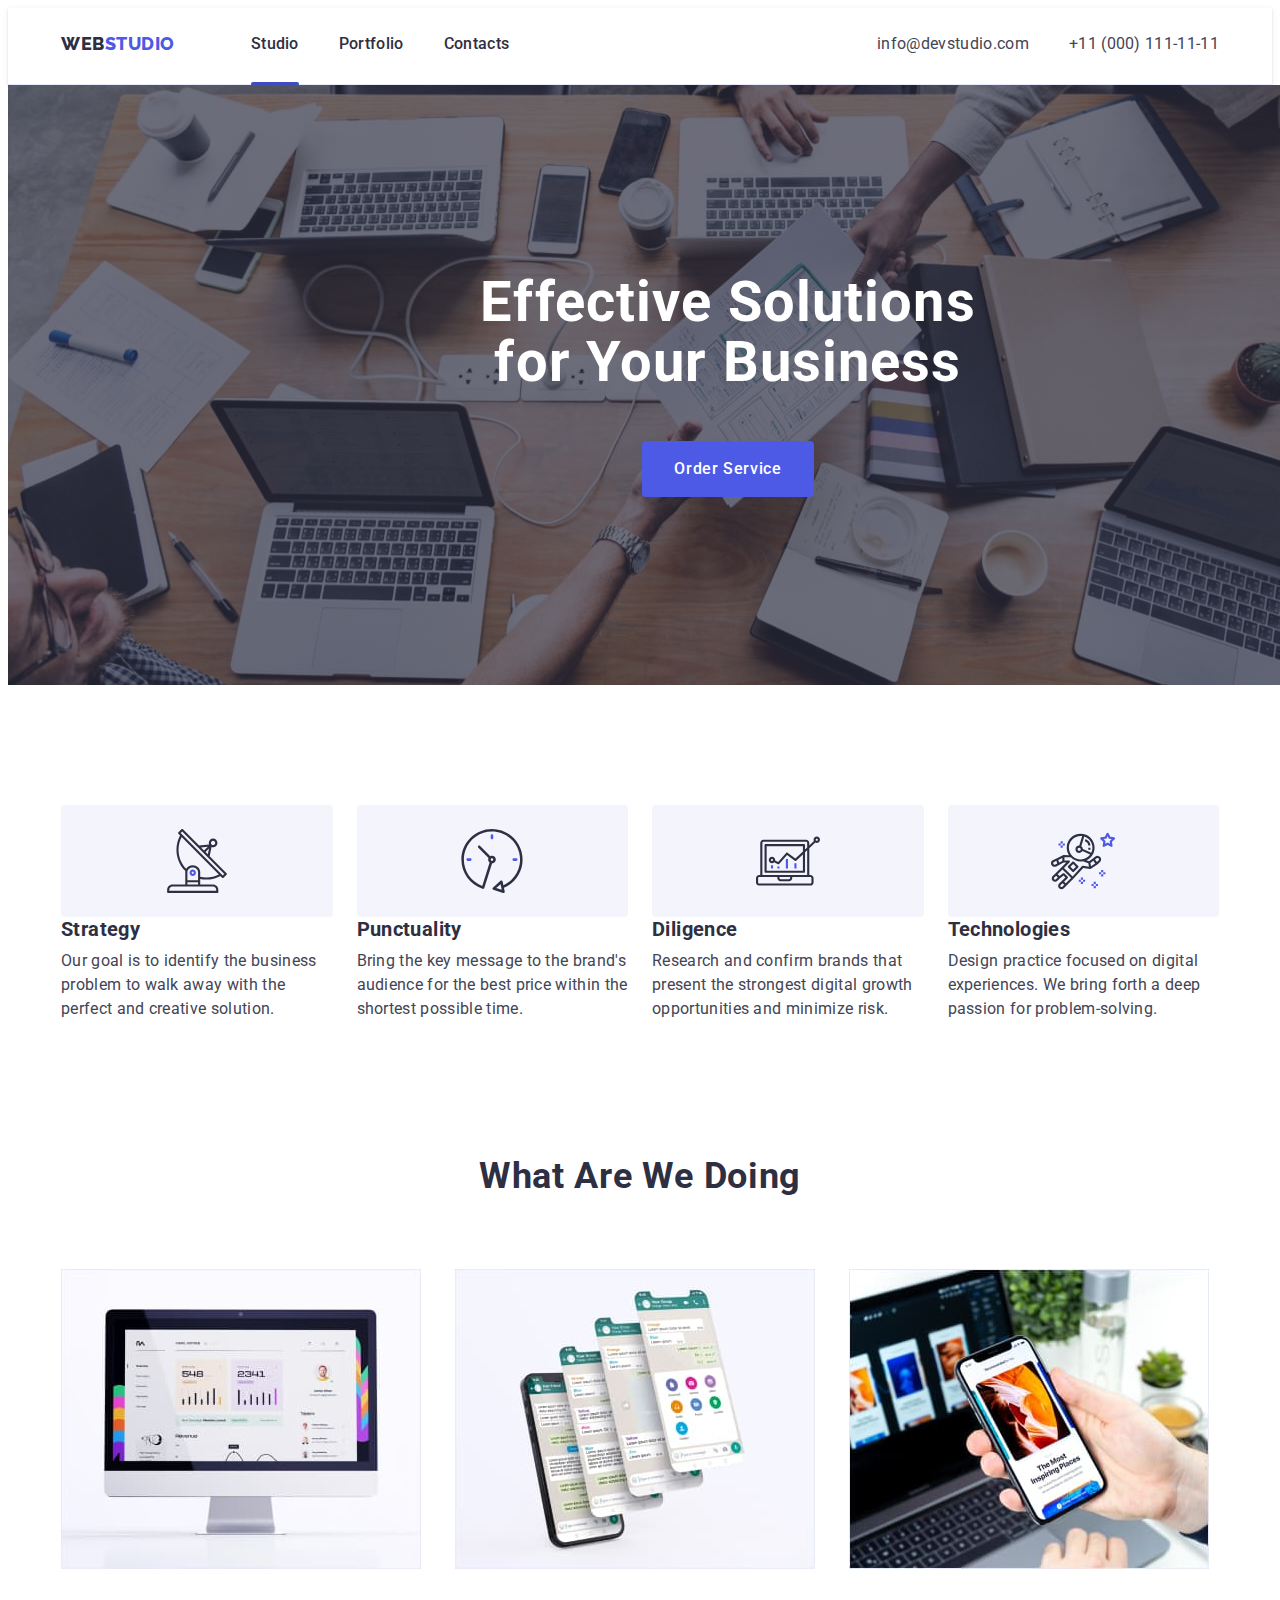
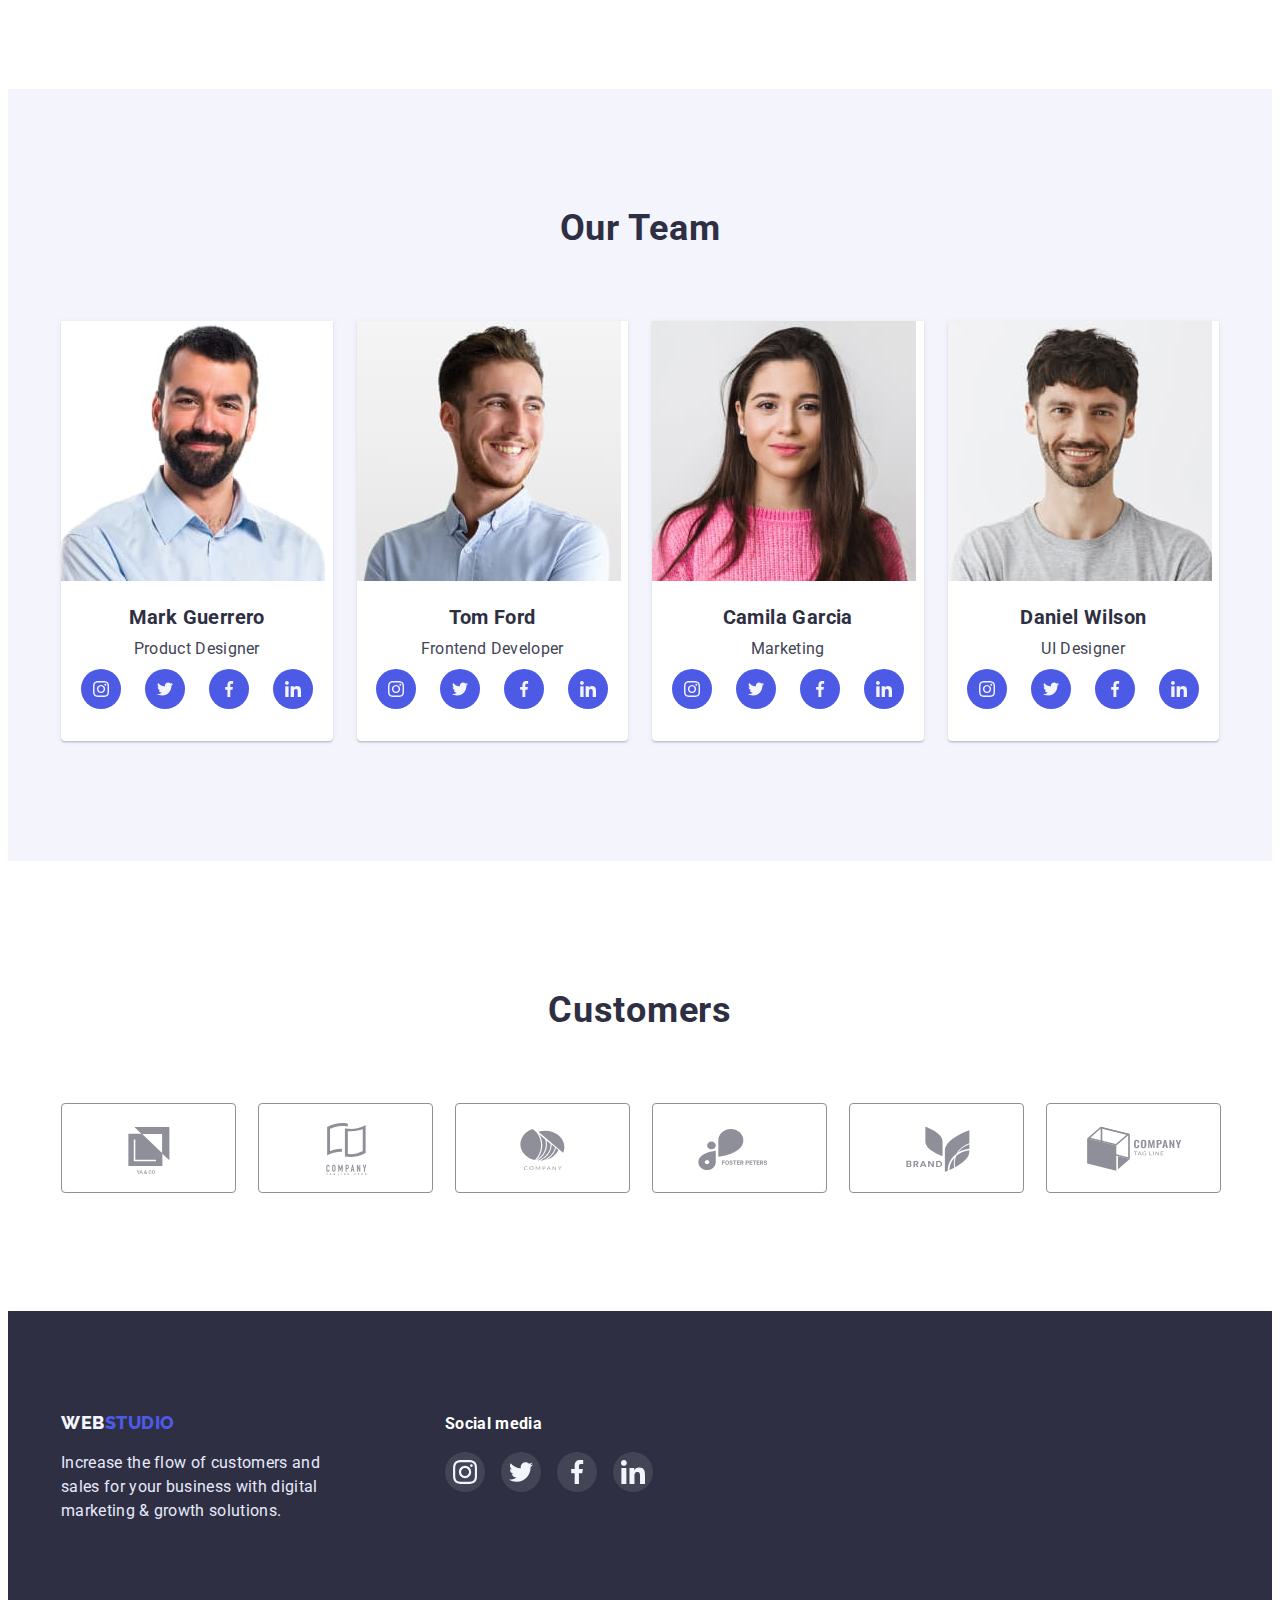
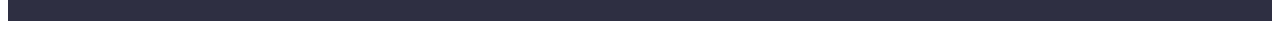
<file: index.html>
<!DOCTYPE html>
<html lang="en">
<head>
    <meta charset="UTF-8">
    <meta http-equiv="X-UA-Compatible" content="IE=edge">
    <meta name="viewport" content="width=device-width, initial-scale=1.0">
    <title>Webstudio</title>
    <link rel="preconnect" href="https://fonts.googleapis.com"><link rel="preconnect" href="https://fonts.gstatic.com" crossorigin>
    <link href="https://fonts.googleapis.com/css2?family=Raleway:wght@800&family=Roboto:wght@400;500;700;900&display=swap" rel="stylesheet">
    <link rel="stylesheet" href="https://cdnjs.cloudflare.com/ajax/libs/modern-normalize/1.1.0/modern-normalize.min.css" 
    integrity="sha512-wpPYUAdjBVSE4KJnH1VR1HeZfpl1ub8YT/NKx4PuQ5NmX2tKuGu6U/JRp5y+Y8XG2tV+wKQpNHVUX03MfMFn9Q==" 
    crossorigin="anonymous" 
    referrerpolicy="no-referrer" />
    <link href="css/styles.css" rel="stylesheet"/>
</head>
<body>
    <header class="header">
        <div class="container header-container">
        <nav class="header-navigation">
        <a class="logo link logotype" href="./index.html" >Web<span class="logo-web logotype">Studio</span></a>
            <ul class="header-list list">
                <li class="header-item"><a href="./index.html" class="header-link link current">Studio</a></li>
                <li class="header-item"><a href="./portfolio.html"class="header-link link ">Portfolio</a></li>
                <li class="header-item"><a href=""class="header-link link ">Contacts</a></li>
            </ul>
        </nav>
        <address class="address">
<ul class="address-list list">
    <li class="address-item-mail"><a href="mailto:info@devstudio.com" class="header-mail link">info@devstudio.com</a></li>
    <li class="address-item-tel"><a href="tel:+110001111111" class="header-tel link">+11 (000) 111-11-11</a></li>
</ul>
        </address>
        </div>
        </header>
        <main>
        <section class="hero">
            <div class="container hero-container">
            <h1 class="hero-title">Effective Solutions <br/> for Your Business</h1>
            <button type="button" data-modal-open class="hero-btn">Order Service</button>
            </div>
        </section>
        <section class="feature">
            <div class="container feature-container">
            <h2 class="visually-hidden">Our Features</h2>
            <ul class="feature-list list">
                <li class="feature-item">
                    <div class="feature-item-link link">
                        <svg class="feature-list-icon" width="64" height="64"><use href="./images/symbol-defs.svg#icon-antenna"></use></svg></div>
                    <h3 class="feature-item-title">Strategy</h3>
                    <p class="feature-item-text">Our goal is to identify the business problem to walk away with the perfect and creative solution.</p>
                </li>
                <li class="feature-item">
                    <div class="feature-item-link link">
                        <svg class="feature-list-icon" width="64" height="64"><use href="./images/symbol-defs.svg#icon-clock"></use></svg></div>
                    <h3 class="feature-item-title">Punctuality</h3>
                    <p class="feature-item-text">Bring the key message to the brand's audience for the best price within the shortest possible time.</p>
                </li>
                <li class="feature-item">
                    <div href="" class="feature-item-link link">
                        <svg class="feature-list-icon" width="64" height="64"><use href="./images/symbol-defs.svg#icon-diagram"></use></svg></div>
                    <h3 class="feature-item-title">Diligence</h3>
                    <p class="feature-item-text">Research and confirm brands that present the strongest digital growth opportunities and minimize risk.</p>
                </li>
                <li class="feature-item">
                    <div href="" class="feature-item-link link">
                        <svg class="feature-list-icon" width="64" height="64"><use href="./images/symbol-defs.svg#icon-astronaut"></use></svg></div>
                    <h3 class="feature-item-title">Technologies</h3>
                    <p class="feature-item-text">Design practice focused on digital experiences. We bring forth a deep passion for problem-solving.</p>
                </li>
            </ul>
            </div>
        </section>
        <section class="gallery">
            <div class="container gallery-container">
            <h2 class="gallery-title">What are we doing</h2>
            <ul class="gallery-list list">
                <li class="gallery-item"><img src="./images/img11.jpg" alt="Monitor" width="360"></li>
                <li class="gallery-item"><img src="./images/img12.jpg" alt="Mobile display" width="360"></li>
                <li class="gallery-item"><img src="./images/img13.jpg" alt="Laptop and smartphone" width="360"></li>
            </ul>
            </div>
        </section>
        <section class="team">
            <div class="container team-container">
            <h2 class="team-title">Our Team</h2>
            <ul class="team-list list">
                <li class="team-item"><img src="./images/card1.jpg" alt="Mark Guerrero" width="264">
                    <h3 class="team-item-title">Mark Guerrero</h3>
                    <p class="team-item-text">Product Designer</p>
                    <ul class="team-list-soc-list list">
                        <li class="team-list-soc-item">
                            <a href="" class="team-item-soc-link link">
                            <svg class="team-item-soc-icon" width="16" height="16">
                            <use href="./images/symbol-defs.svg#icon-instagram"></use>
                            </svg></a></li>
                        <li class="team-list-soc-item">
                            <a href="" class="team-item-soc-link link">
                            <svg class="team-item-soc-icon" width="16" height="16">
                            <use href="./images/symbol-defs.svg#icon-twitter"></use>
                            </svg></a></li>
                        <li class="team-list-soc-item">
                            <a href="" class="team-item-soc-link link">
                            <svg class="team-item-soc-icon" width="16" height="16">
                            <use href="./images/symbol-defs.svg#icon-facebook"></use>
                            </svg></a></li>
                        <li class="team-list-soc-item">
                            <a href="" class="team-item-soc-link link">
                            <svg class="team-item-soc-icon" width="16" height="16">
                            <use href="./images/symbol-defs.svg#icon-linkedin"></use>
                            </svg></a></li>
                    </ul></li>
                <li class="team-item"><img src="./images/card2.jpg" alt="Tom Ford" width="264">
                    <h3 class="team-item-title">Tom Ford</h3>
                    <p class="team-item-text">Frontend Developer</p>
                    <ul class="team-list-soc-list list">
                        <li class="team-list-soc-item">
                            <a href="" class="team-item-soc-link link">
                            <svg class="team-item-soc-icon" width="16" height="16">
                            <use href="./images/symbol-defs.svg#icon-instagram"></use>
                            </svg></a></li>
                        <li class="team-list-soc-item">
                            <a href="" class="team-item-soc-link link">
                            <svg class="team-item-soc-icon" width="16" height="16">
                            <use href="./images/symbol-defs.svg#icon-twitter"></use>
                            </svg></a></li>
                        <li class="team-list-soc-item">
                            <a href="" class="team-item-soc-link link">
                            <svg class="team-item-soc-icon" width="16" height="16">
                            <use href="./images/symbol-defs.svg#icon-facebook"></use>
                            </svg></a></li>
                        <li class="team-list-soc-item">
                            <a href="" class="team-item-soc-link link">
                            <svg class="team-item-soc-icon" width="16" height="16">
                            <use href="./images/symbol-defs.svg#icon-linkedin"></use>
                            </svg></a></li>
                    </ul></li>
                <li class="team-item"><img src="./images/card3.jpg" alt="Camila Garcia" width="264">
                    <h3 class="team-item-title">Camila Garcia</h3>
                    <p class="team-item-text">Marketing</p>
                    <ul class="team-list-soc-list list">
                        <li class="team-list-soc-item">
                            <a href="" class="team-item-soc-link link">
                            <svg class="team-item-soc-icon" width="16" height="16">
                            <use href="./images/symbol-defs.svg#icon-instagram"></use>
                            </svg></a></li>
                        <li class="team-list-soc-item">
                            <a href="" class="team-item-soc-link link">
                            <svg class="team-item-soc-icon" width="16" height="16">
                            <use href="./images/symbol-defs.svg#icon-twitter"></use>
                            </svg></a></li>
                        <li class="team-list-soc-item">
                            <a href="" class="team-item-soc-link link">
                            <svg class="team-item-soc-icon" width="16" height="16">
                            <use href="./images/symbol-defs.svg#icon-facebook"></use>
                            </svg></a></li>
                        <li class="team-list-soc-item">
                            <a href="" class="team-item-soc-link link">
                            <svg class="team-item-soc-icon" width="16" height="16">
                            <use href="./images/symbol-defs.svg#icon-linkedin"></use>
                            </svg></a></li>
                    </ul></li>
                <li class="team-item"><img src="./images/card4.jpg" alt="Daniel Wilson" width="264">
                    <h3 class="team-item-title">Daniel Wilson</h3>
                    <p class="team-item-text">UI Designer</p>               
                    <ul class="team-list-soc-list list">
                        <li class="team-list-soc-item">
                            <a href="" class="team-item-soc-link link">
                            <svg class="team-item-soc-icon" width="16" height="16">
                            <use href="./images/symbol-defs.svg#icon-instagram"></use>
                            </svg></a></li>
                        <li class="team-list-soc-item">
                            <a href="" class="team-item-soc-link link">
                            <svg class="team-item-soc-icon" width="16" height="16">
                            <use href="./images/symbol-defs.svg#icon-twitter"></use>
                            </svg></a></li>
                        <li class="team-list-soc-item">
                            <a href="" class="team-item-soc-link link">
                            <svg class="team-item-soc-icon" width="16" height="16">
                            <use href="./images/symbol-defs.svg#icon-facebook"></use>
                            </svg></a></li>
                        <li class="team-list-soc-item">
                            <a href="" class="team-item-soc-link link">
                            <svg class="team-item-soc-icon" width="16" height="16">
                            <use href="./images/symbol-defs.svg#icon-linkedin"></use>
                            </svg></a></li>
                    </ul></li>
            </ul>
            </div>
        </section>
        <section class="customers">
            <div class="container">
                <h2 class="customers-title">Customers</h2>
                <ul class="customers-list list">
                  <li class="customers-item">
                    <a href="" class="customers-link link">
                        <svg class="customers-icon" width="104" height="56">
                        <use href="./images/symbol-defs.svg#icon-logo1"></use></svg></a></li>
                  <li class="customers-item">
                    <a href="" class="customers-link link">
                        <svg class="customers-icon" width="104" height="56">
                        <use href="./images/symbol-defs.svg#icon-logo2"></use></svg></a></li>
                  <li class="customers-item">
                    <a href="" class="customers-link link">
                        <svg class="customers-icon" width="104" height="56">
                        <use href="./images/symbol-defs.svg#icon-logo3"></use></svg></a></li>
                  <li class="customers-item">
                    <a href="" class="customers-link link">
                        <svg class="customers-icon" width="104" height="56">
                        <use href="./images/symbol-defs.svg#icon-logo4"></use></svg></a></li>
                  <li class="customers-item">
                    <a href="" class="customers-link link">
                        <svg class="customers-icon" width="104" height="56">
                        <use href="./images/symbol-defs.svg#icon-logo5"></use></svg></a></li>
                  <li class="customers-item">
                    <a href="" class="customers-link link">
                        <svg class="customers-icon" width="168" height="88">
                        <use href="./images/symbol-defs.svg#icon-logo6"></use></svg></a></li>
                </ul>
              </div>
        </section>
    </main>
    <footer class="footer">
        <div class="container subfooter">
            <div class="footer-container">
                <a class="logo link logotype" href="./index.html" target="_blank">Web<span class="logo-web logotype">Studio</span></a>
                <p class="footer-text">Increase the flow of customers and sales for your business with digital marketing & growth solutions.</p>
            </div>
            <div class="footer-social-container">
                <h2 class="social-title">Social media</h2>
                <ul class="social-list-soc-list list">
                    <li class="social-list-soc-item">
                        <a href="" class="social-item-soc-link link">
                        <svg class="social-item-soc-icon" width="24" height="24">
                        <use href="./images/symbol-defs.svg#icon-instagram"></use>
                        </svg></a></li>
                    <li class="social-list-soc-item">
                        <a href="" class="social-item-soc-link link">
                        <svg class="social-item-soc-icon" width="24" height="24">
                        <use href="./images/symbol-defs.svg#icon-twitter"></use>
                        </svg></a></li>
                    <li class="social-list-soc-item">
                        <a href="" class="social-item-soc-link link">
                        <svg class="social-item-soc-icon" width="24" height="24">
                        <use href="./images/symbol-defs.svg#icon-facebook"></use>
                        </svg></a></li>
                    <li class="social-list-soc-item">
                        <a href="" class="social-item-soc-link link">
                        <svg class="social-item-soc-icon" width="24" height="24">
                        <use href="./images/symbol-defs.svg#icon-linkedin"></use>
                        </svg></a></li>
                </ul>
            </div>
        </div>
    </footer>
    <div class="backdrop is-hidden" data-modal>
        <div class="modal">
          <button type="button" data-modal-close class="modal-close">
            <svg class="button-x" width="8" height="8">
              <use href="./images/symbol-defs.svg#icon-close"></use>
            </svg>
          </button>
        </div>
      </div>
  
      <script src="./js/modal.js"></script>
</body>
</html>
</file>
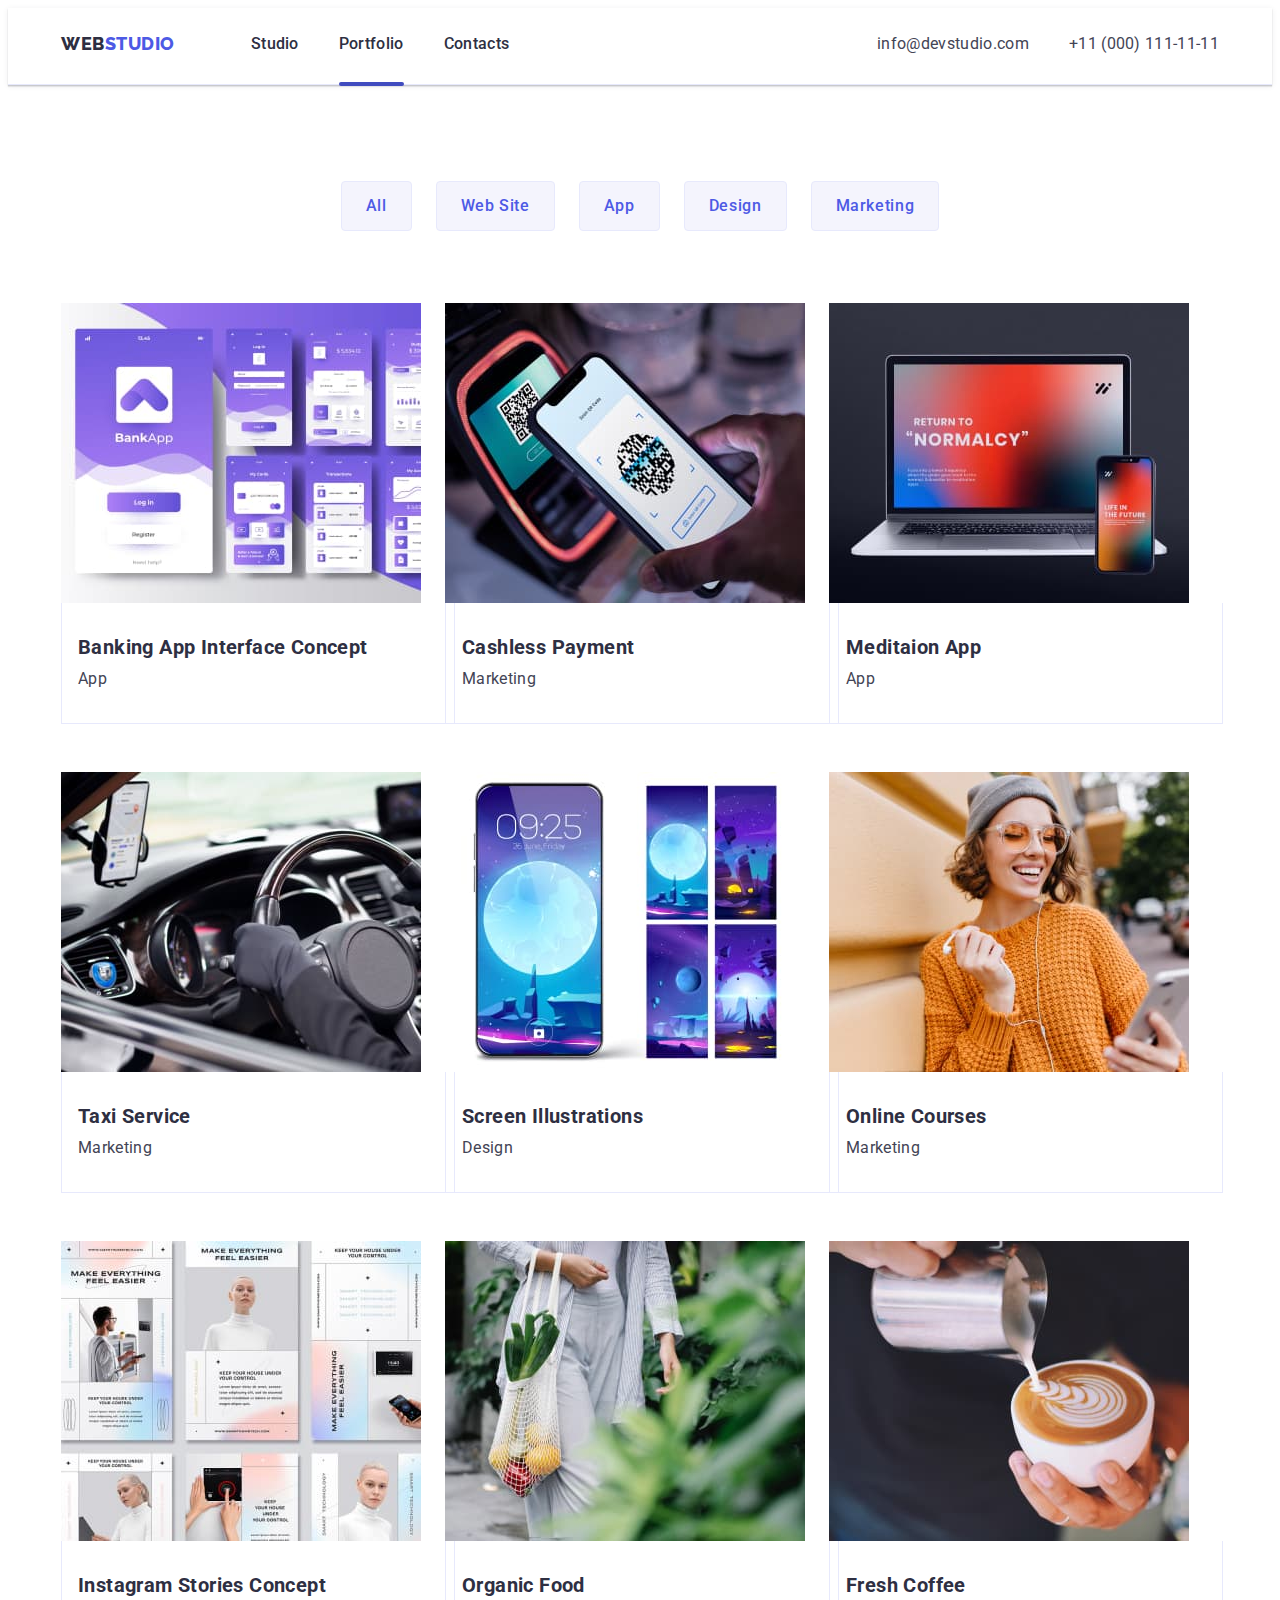
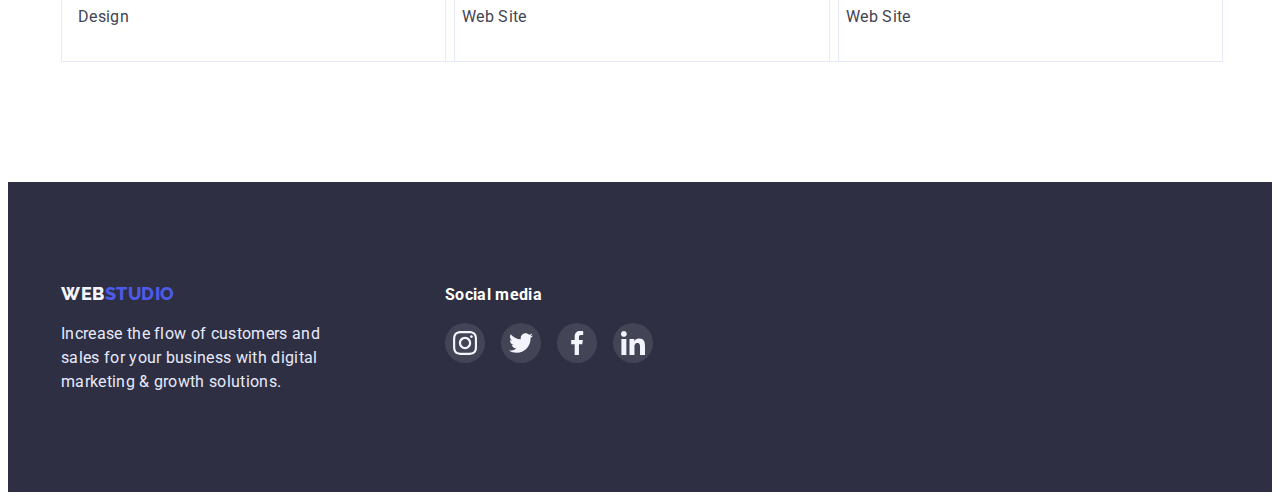
<file: portfolio.html>
<!DOCTYPE html>
<html lang="en">
<head>
    <meta charset="UTF-8">
    <meta http-equiv="X-UA-Compatible" content="IE=edge">
    <meta name="viewport" content="width=device-width, initial-scale=1.0">
    <title>Webstudio</title>
    <link rel="preconnect" href="https://fonts.googleapis.com"><link rel="preconnect" href="https://fonts.gstatic.com" crossorigin>
    <link href="https://fonts.googleapis.com/css2?family=Raleway:wght@800&family=Roboto:wght@400;500;700;900&display=swap" rel="stylesheet">
    <link rel="stylesheet" href="https://cdnjs.cloudflare.com/ajax/libs/modern-normalize/1.1.0/modern-normalize.min.css" 
    integrity="sha512-wpPYUAdjBVSE4KJnH1VR1HeZfpl1ub8YT/NKx4PuQ5NmX2tKuGu6U/JRp5y+Y8XG2tV+wKQpNHVUX03MfMFn9Q==" 
    crossorigin="anonymous" 
    referrerpolicy="no-referrer" />
    <link href="css/styles.css" rel="stylesheet"/>
</head>
<body>
    <header class="header">
        <div class="container header-container">
        <nav class="header-navigation">
        <a class="logo link logotype" href="./index.html" >Web<span class="logo-web logotype">Studio</span></a>
            <ul class="header-list list">
                <li class="header-item"><a href="./index.html" class="header-link link">Studio</a></li>
                <li class="header-item"><a href="./Portfolio.html" class="header-link link current">Portfolio</a></li>
                <li class="header-item"><a href="" class="header-link link">Contacts</a></li>
            </ul>
        </nav>
        <address class="address">
<ul class="address-list list">
    <li class="address-item-mail"><a href="mailto:info@devstudio.com" class="header-mail link">info@devstudio.com</a></li>
    <li class="address-item-tel"><a href="tel:+110001111111" class="header-tel link">+11 (000) 111-11-11</a></li>
</ul>
        </address>
        </div>
        </header>
        <main>
        <section class="portfolio">
            <div class="container">
            <h1 class="visually-hidden">Portfolio</h1>        
            <ul class="portfolio-btn-list list">
                <li class="portfolio-btn-item"><button type="button">All</button></li>
                <li class="portfolio-btn-item"><button type="button">Web Site</button></li>
                <li class="portfolio-btn-item"><button type="button">App</button></li>
                <li class="portfolio-btn-item"><button type="button">Design</button></li>
                <li class="portfolio-btn-item"><button type="button">Marketing</button></li>
            </ul>
                <h2 class="portfolio-title visually-hidden">Photo gallery</h2>
                <ul class="portfolio-list list">
                    <li class="portfolio-item portfolio-team-item">
                        <a href="" class="portfolio-content-link link">
                        <div class="portfolio-top-wrap">
                        <img src="./images/img1.jpg" alt="Banking App Interface Concept" width="360">
                        <p class="portfolio-top-text">14 Stylish and User-Friendly App Design Concepts · Task Manager App · Calorie Tracker App · Exotic
                            Fruit Ecommerce App · Cloud Storage App</p></div>
                        <div class="portfolio-content">
                        <h3 class="portfolio-item-title">Banking App Interface Concept</h3>
                        <p class="portfolio-item-text">App</p>
                        </div>
                        </a>
                    </li>                  
                    <li class="portfolio-item portfolio-team-item">
                        <a href="" class="portfolio-content-link link">
                        <div class="portfolio-top-wrap">
                        <img src="./images/img2.jpg" alt="Cashless Payment" width="360">
                        <p class="portfolio-top-text">14 Stylish and User-Friendly App Design Concepts · Task Manager App · Calorie Tracker App · Exotic
                            Fruit Ecommerce App · Cloud Storage App</p></div>
                        <div class="portfolio-content">
                        <h3 class="portfolio-item-title">Cashless Payment</h3>
                        <p class="portfolio-item-text">Marketing</p>
                        </div>
                        </a>
                    </li>
                    <li class="portfolio-item portfolio-team-item">
                        <a href="" class="portfolio-content-link link">
                        <div class="portfolio-top-wrap">
                        <img src="./images/img3.jpg" alt="Meditaion App" width="360">
                        <p class="portfolio-top-text">14 Stylish and User-Friendly App Design Concepts · Task Manager App · Calorie Tracker App · Exotic
                            Fruit Ecommerce App · Cloud Storage App</p></div>
                        <div class="portfolio-content">
                        <h3 class="portfolio-item-title">Meditaion App</h3>
                        <p class="portfolio-item-text">App</p>
                        </div>
                        </a>
                    </li>
                    <li class="portfolio-item portfolio-team-item">
                        <a href="" class="portfolio-content-link link">
                        <div class="portfolio-top-wrap">
                        <img src="./images/img4.jpg" alt="Taxi Service" width="360">
                        <p class="portfolio-top-text">14 Stylish and User-Friendly App Design Concepts · Task Manager App · Calorie Tracker App · Exotic
                            Fruit Ecommerce App · Cloud Storage App</p></div>
                        <div class="portfolio-content">
                        <h3 class="portfolio-item-title">Taxi Service</h3>
                        <p class="portfolio-item-text">Marketing</p>
                        </div>
                        </a>
                    </li>
                    <li class="portfolio-item portfolio-team-item">
                        <a href="" class="portfolio-content-link link">
                        <div class="portfolio-top-wrap">
                        <img src="./images/img5.jpg" alt="Screen Illustrations" width="360">
                        <p class="portfolio-top-text">14 Stylish and User-Friendly App Design Concepts · Task Manager App · Calorie Tracker App · Exotic
                            Fruit Ecommerce App · Cloud Storage App</p></div>
                        <div class="portfolio-content">
                        <h3 class="portfolio-item-title">Screen Illustrations</h3>
                        <p class="portfolio-item-text">Design</p>
                        </div>
                        </a>
                    </li>
                    <li class="portfolio-item portfolio-team-item">
                        <a href="" class="portfolio-content-link link">
                        <div class="portfolio-top-wrap">
                        <img src="./images/img6.jpg" alt="Online Courses" width="360">
                        <p class="portfolio-top-text">14 Stylish and User-Friendly App Design Concepts · Task Manager App · Calorie Tracker App · Exotic
                            Fruit Ecommerce App · Cloud Storage App</p></div>
                        <div class="portfolio-content">
                        <h3 class="portfolio-item-title">Online Courses</h3>
                        <p class="portfolio-item-text">Marketing</p>
                        </div>
                        </a>
                    </li>
                    <li class="portfolio-item portfolio-team-item">
                        <a href="" class="portfolio-content-link link">
                        <div class="portfolio-top-wrap">
                        <img src="./images/img7.jpg" alt="Instagram Stories Concept" width="360">
                        <p class="portfolio-top-text">14 Stylish and User-Friendly App Design Concepts · Task Manager App · Calorie Tracker App · Exotic
                            Fruit Ecommerce App · Cloud Storage App</p></div>
                        <div class="portfolio-content">
                        <h3 class="portfolio-item-title">Instagram Stories Concept</h3>
                        <p class="portfolio-item-text">Design</p>
                        </div>
                        </a>
                    </li>
                    <li class="portfolio-item portfolio-team-item">
                        <a href="" class="portfolio-content-link link">
                        <div class="portfolio-top-wrap">
                        <img src="./images/img8.jpg" alt="Organic Food" width="360">
                        <p class="portfolio-top-text">14 Stylish and User-Friendly App Design Concepts · Task Manager App · Calorie Tracker App · Exotic
                            Fruit Ecommerce App · Cloud Storage App</p></div>
                        <div class="portfolio-content">
                        <h3 class="portfolio-item-title">Organic Food</h3>
                        <p class="portfolio-item-text">Web Site</p>
                        </div>
                        </a>
                    </li>
                    <li class="portfolio-item portfolio-team-item">
                        <a href="" class="portfolio-content-link link">
                        <div class="portfolio-top-wrap">
                        <img src="./images/img9.jpg" alt="Fresh Coffee" width="360">
                        <p class="portfolio-top-text">14 Stylish and User-Friendly App Design Concepts · Task Manager App · Calorie Tracker App · Exotic
                            Fruit Ecommerce App · Cloud Storage App</p></div>
                        <div class="portfolio-content">
                        <h3 class="portfolio-item-title">Fresh Coffee</h3>
                        <p class="portfolio-item-text">Web Site</p>
                        </div>
                        </a>
                    </li>
                </ul>
            </div>
        </section>
    </main>
    <footer class="footer">
        <div class="container subfooter">
            <div class="footer-container">
                <a class="logo link logotype" href="./index.html" target="_blank">Web<span class="logo-web logotype">Studio</span></a>
                <p class="footer-text">Increase the flow of customers and sales for your business with digital marketing & growth solutions.</p>
            </div>
            <div class="footer-social-container">
                <h2 class="social-title">Social media</h2>
                <ul class="social-list-soc-list list">
                    <li class="social-list-soc-item">
                        <a href="" class="social-item-soc-link link">
                        <svg class="social-item-soc-icon" width="24" height="24">
                        <use href="./images/symbol-defs.svg#icon-instagram"></use>
                        </svg></a></li>
                    <li class="social-list-soc-item">
                        <a href="" class="social-item-soc-link link">
                        <svg class="social-item-soc-icon" width="24" height="24">
                        <use href="./images/symbol-defs.svg#icon-twitter"></use>
                        </svg></a></li>
                    <li class="social-list-soc-item">
                        <a href="" class="social-item-soc-link link">
                        <svg class="social-item-soc-icon" width="24" height="24">
                        <use href="./images/symbol-defs.svg#icon-facebook"></use>
                        </svg></a></li>
                    <li class="social-list-soc-item">
                        <a href="" class="social-item-soc-link link">
                        <svg class="social-item-soc-icon" width="24" height="24">
                        <use href="./images/symbol-defs.svg#icon-linkedin"></use>
                        </svg></a></li>
                </ul>
            </div>
        </div> 
    </footer>
</body>
</html>
</file>
<file: css/styles.css>
:root {
  --accent-color: #2E2F42;
  --primery-font: 'Roboto', sans-serif;
  --secondary-font: 'Raleway', sans-serif;
  --primery-color: #404BBF;
  --secondary-color: #434455;
  --cubic: cubic-bezier(0.4, 0, 0.2, 1);
}
body {
  font-family: var(--primery-font);
  font-size: 16px;
  font-weight: 500;
  color: #434455;
  background-color: #FFFFFF;

}
h1,
h2,
h3,
p {
  margin: 0;
}

ul {
  margin: 0;
  padding-left: 0;
}

button {
  cursor: pointer;
}

img {
  display: block;
}

.container {
  width: 1158px;
  padding-left: 15px;
  padding-right: 15px;
  margin-left: auto;
  margin-right: auto;
  /* outline: 2px solid red; */
}

.list {
  list-style: none;
  /* padding-top: 24px;
  padding-bottom: 28px; */
}
.link {
  text-decoration: none;
}

.section {
  padding-top: 120px;
  padding-bottom: 120px;
}

/* ------------------------------------------HEADER------------------------------------------ */

.logotype {
  font-family: var(--secondary-font);
  font-weight: 800;
  font-size: 18px;
  line-height: 1.33;
  display: flex;
  align-items: center;
  letter-spacing: 0.03em;
  text-transform: uppercase;

  /* margin-right: 76px; */

}
.header {
  padding-top: 24px;
  padding-bottom: 28px;
  border-bottom: 1px solid #E7E9FC;
  box-shadow: 0px 2px 1px rgb(46 47 66 / 8%), 0px 1px 1px 
  rgb(46 47 66 / 16%), 0px 1px 6px rgb(46 47 66 / 8%);
}

.header-container {
  display: flex;
  align-items: center;
}
.header-navigation {
  display: flex;
  align-items: center;
  /* margin-right: auto; */
}

.logo {
  color: var(--accent-color);
  margin-right: 76px;

}
.logo-web {
  color: #4D5AE5;
  

}
.header-list {
  display: flex;
  gap: 40px;
}
.header-item a {
  line-height: 1.5;
  letter-spacing: 0.02em;
  color: var(--accent-color);
}
.header-item :hover,
.header-item :focus{
  color: var(--primery-color);
}

.current {
  color: var(--primery-color);
  position: relative;
}

.current::after {
  content: '';
  position: absolute;
  left: 0;
  bottom: 0;
  top: 48px;
  width: 100%;
  height: 4px;
  border-radius: 2px;
  background-color: var(--primery-color);
}
.header-link {
  transition: color 250ms var(--cubic);
}
.header-link:hover,
.header-link:focus {
  color: #4D5AE5;
}
.address {  
  margin-left: auto;
}
.address-list {
  display: flex;
}
.address-item {
}
.address-item-mail a {
  font-style: normal;
  font-weight: 400;
  line-height: 1.5;
  letter-spacing: 0.02em;
  color: var(--secondary-color);

  padding-right: 40px;
  /* margin-right: 40px; */
  transition: color 250ms var(--cubic);
}
.address-item-mail :hover,
.address-item-mail :focus {
  color: var(--primery-color);
}
.address-item-tel a {  
  font-style: normal;
  font-weight: 400;
  line-height: 1.5;
  letter-spacing: 0.02em;
  color: var(--secondary-color);
  transition: color 250ms var(--cubic);
}
.address-item-tel :hover,
.address-item-tel :focus {
  color: var(--primery-color);
}

/* ----------------------------------------------HERO------------------------------------------ */

.hero {
  width: 1440px;
  background: var(--accent-color);
  background-image: linear-gradient(rgba(46, 47, 66, 0.7), rgba(46, 47, 66, 0.7)), url(../images/hero-bg.jpg);

  padding-top: 188px;
  padding-bottom: 188px;
  margin: 0 auto;

}
.hero-container {
  /* width: 1440px; */
  /* height: 600px;
  padding-top: 188px;
  margin: auto; */
}
.hero-title {
  font-weight: 700;
  font-size: 56px;
  line-height: 1.07;
  text-align: center;
  letter-spacing: 0.02em;
  color: #FFFFFF;
  
  /* margin: 0 auto; */
  padding-bottom: 48px;

  /* padding-top: 188px;
  padding-bottom: 48px; */
  /* margin: 0 auto; */
}
.button {
  
}
.hero-btn {
  font-family: inherit;
  font-weight: 500;
  font-size: 16px;
  line-height: 1.5;
  align-items: center;
  letter-spacing: 0.04em;
  color: #FFFFFF;
  background: #4D5AE5;
  cursor: pointer;
  border: 0;

  border-radius: 4px;
  /* box-shadow: 0px 4px 4px rgba(0, 0, 0, 0.15); */
  padding: 16px 32px;
  /* padding-bottom: 188px; */
  /* margin-left: 635px; */
  margin-left: auto;
  margin-right: auto;
  display: flex;
  transition: color 250ms var(--cubic), background-color 250ms var(--cubic);
}
.hero-btn:hover,
.hero-btn:focus { 
  background: var(--primery-color);
}
 
.visually-hidden { 
position:
absolute; 
width: 1px; 
height: 1px; 
margin:
-1px; 
padding: 0; 
overflow:
hidden; 
border: 0; 
clip: rect(0
0 0 0); 
}   
.portfolio {  
  padding-top: 96px;
  padding-bottom: 120px;
  /* box-shadow: 0px 1px 6px rgba(46, 47, 66, 0.08); */
  /* background: #E5E5E5; */
}
.portfolio-btn-list { 
  display: flex;  
  gap: 24px;
  justify-content: center;
  margin-bottom: 72px;
  /* margin: 96px 427px 72px 427px; */
}
.portfolio-btn-list :hover,
.portfolio-btn-list :focus {
}
.portfolio-btn-item button {
  /* max-width: 80px; */
  font-family: inherit;
  font-weight: 500;
  font-size: 16px;
  text-decoration: none;
  line-height: 1.5;
  text-align: center;
  letter-spacing: 0.04em; 
  color: #4D5AE5;

  box-sizing: border-box;
  flex-direction: row;
  justify-content: center;
  align-items: center;
  padding: 12px 24px;
  background: #F4F4FD;
  border: 1px solid #E7E9FC;
  border-radius: 4px;
  flex: none;
  order: 1;
  flex-grow: 0;
  display: flex;

  transition: background-color 250ms var(--cubic),
    color 250ms var(--cubic),
    box-shadow 250ms var(--cubic),
    border-color 250ms var(--cubic);
}

.portfolio-btn-item :hover,
.portfolio-btn-item :focus {
  color: #FFFFFF;
  border-color: var(--primery-color);
  background-color: var(--primery-color);    
  cursor: pointer;
  box-shadow: 0px 3px 1px rgba(0, 0, 0, 0.1), 0px 2px 1px rgba(0, 0, 0, 0.08), 0px 2px 2px rgba(0, 0, 0, 0.12);
}
.portfolio-title {
  
}
.portfolio-list {
  /* width: 360px; */
  /* margin-right: 24px; */
  display: flex;
  flex-wrap: wrap;
  column-gap: 24px;
  row-gap: 48px;
  /* background: #E5E5E5;   */
  /* box-shadow: 0px 1px 6px rgba(46, 47, 66, 0.08); */
  
}

/* .portfolio-content-link :hover {
  
  box-shadow: 0px 1px 6px rgba(46, 47, 66, 0.08), 0px 1px 1px rgba(46, 47, 66, 0.16), 0px 2px 1px rgba(46, 47, 66, 0.08);
} */

/* .portfolio-list :hover {
  box-shadow: 0px 1px 6px rgba(46, 47, 66, 0.08), 0px 1px 1px rgba(46, 47, 66, 0.16), 0px 2px 1px rgba(46, 47, 66, 0.08);
} */

.portfolio-content {
  padding: 32px 16px;
  border: 1px solid #E7E9FC;
  width: 100%;
  border-top: none;  
}

/* .portfolio-content :hover {
  box-shadow: 0px 1px 6px rgba(46, 47, 66, 0.08), 0px 1px 1px rgba(46, 47, 66, 0.16), 0px 2px 1px rgba(46, 47, 66, 0.08);
} */

.portfolio-top-wrap {
  position: relative;
  overflow: hidden;
}

.portfolio-top-text {
  position: absolute;
  left: 0;
  top: 0;
  font-size: 16px;
  line-height: 1.5;
  color: #F4F4FD;
  background: #4D5AE5;
  background-blend-mode: soft-light;
  mix-blend-mode: normal;
  padding: 40px 32px 0 32px;
  height: 100%;
  transform: translateY(100%);
  transition: transform 250ms var(--cubic);
  overflow: auto;
}

.portfolio-team-item:hover .portfolio-top-text {
  transform: translateY(0%);
}

.portfolio-item {
  display: flex;
  flex-wrap: wrap;
  max-width: 360px;
  /* margin: 0; */
  flex-basis: calc((100% - 2 * 24px) / 3);  
  /* box-shadow: 0px 1px 6px rgba(46, 47, 66, 0.08); */
  /* box-shadow: 0px 1px 6px rgba(46, 47, 66, 0.08),
    0px 1px 1px rgba(46, 47, 66, 0.16), 0px 2px 1px rgba(46, 47, 66, 0.08); */
}

.portfolio-item:hover {
  box-shadow: 0px 1px 6px rgba(46, 47, 66, 0.08), 0px 1px 1px rgba(46, 47, 66, 0.16), 0px 2px 1px rgba(46, 47, 66, 0.08);
}

.portfolio-item:nth-child(3n) {
  /* margin-right: 0; */
}

.portfolio-item:nth-last-child(-n+3) {
  /* margin-bottom: 0; */
}
.portfolio-item-title {
  font-size: 20px;
  line-height: 1.2;
  letter-spacing: 0.02em;
  color: var(--accent-color); 
  
  /* padding-top: 32px; */
  /* padding-bottom: 8px; */
  margin-bottom: 8px;
}

.portfolio-item-text {
  font-weight: 400;
  line-height: 1.5;
  letter-spacing: 0.02em;
  color: var(--secondary-color);

  /* padding-bottom: 32px; */
}

.feature {
  padding-top: 120px;
  padding-bottom: 120px;
}
.feature-list {
  display: flex;
  flex-wrap: wrap;
  column-gap: 24px;
  justify-content: center;
  
}
.feature-item {
  width: 264px;
  height: 112px;
  flex-basis: calc((100% - 3 * 24px) / 4);
}

.feature-item-link {
  /* padding-bottom: 24px; */
  width: 100%;
  height: 100%;
  background: #F4F4FD;
  border-radius: 4px;
  display: flex;
  align-items: center;
  justify-content: center;

}

.feature-item-title {
  font-size: 20px;
  line-height: 1.2;
  letter-spacing: 0.02em;
  color: var(--accent-color);

  margin-bottom: 8px;
}
.feature-item-text {
  font-weight: 400;
  line-height: 1.5;
  letter-spacing: 0.02em;
  color: var(--secondary-color);
}
.gallery {
  padding-top: 120px;
  padding-bottom: 120px;
}

.gallery-title {
  font-weight: 700;
  font-size: 36px;
  line-height: 1.11;
  text-align: center;
  letter-spacing: 0.02em;
  text-transform: capitalize;
  color: var(--accent-color);

  margin-bottom: 72px;
}
.gallery-list {
  display: flex;
  flex-wrap: wrap;
  column-gap: 24px;
}

.gallery-item {
  margin: 0;
  flex-basis: calc((100% - 2 * 24px) / 3);
  
}

.team {
  padding-top: 120px;
  padding-bottom: 120px;
  background: #F4F4FD;
}
.team-title {
  font-weight: 700;
  font-size: 36px;
  line-height: 1.11;
  text-align: center;
  letter-spacing: 0.02em;
  text-transform: capitalize;
  color: var(--accent-color);

  padding-bottom: 72px;
}
.team-list {
  display: flex;
  flex-wrap: wrap;
  gap: 24px;
    
}

.team-item {
  flex-basis: calc((100% - 3 * 24px) / 4);
  background: #FFFFFF;
  border-radius: 0px 0px 4px 4px;
  box-shadow: 0px 1px 6px rgba(46, 47, 66, 0.08), 0px 1px 1px rgba(46, 47, 66, 0.16), 0px 2px 1px rgba(46, 47, 66, 0.08);
  
}
.team-item-title {
  font-size: 20px;
  line-height: 1.2;
  text-align: center;
  letter-spacing: 0.02em;
  color: var(--accent-color);

  padding-top: 24px;
  padding-bottom: 8px;
}
.team-item-text {
  line-height: 1.5;
  text-align: center;
  letter-spacing: 0.02em;
  color: var(--secondary-color);
  font-weight: 400;
  background: #FFFFFF;

  padding-bottom: 8px;
}

.team-list-soc-list {  
  display: flex;
  justify-content: center;
  gap: 24px;
  padding-bottom: 32px;
}

.team-list-soc-item {
  width: 40px;
  height: 40px;
}

.team-item-soc-link {
  width: 100%;
  height: 100%;
  background: #4D5AE5;
  display: flex;
  align-items: center;
  justify-content: center;
  border-radius: 50%;
  transition: color 250ms var(--cubic), background-color 250ms var(--cubic);
}

.team-item-soc-icon {
  fill: #F4F4FD;
}

.team-item-soc-link:is(:hover, :focus) {
  background: #404BBF;
}

/* -------------------------------------CUSTOMERS----------------------------------------- */

.customers {
  padding-top: 130px;
  padding-bottom: 120px;
}

.customers-title {
  font-size: 36px;
  line-height: 1.11;
  text-align: center;
  letter-spacing: 0.02em;
  color: var(--accent-color);

  padding-bottom: 72px;

  /* padding-top: 24px;
  padding-bottom: 8px; */
}

.customers-list {
  display: flex;
  gap: 24px;
}

.customers-item {
  width: calc((100% - 120px) / 6);
  height: 88px;
  /* transition: color 250ms var(--cubic), background-color 250ms var(--cubic); */
}

.customers-link {
  width: 100%;
  height: 100%;
  border: 1px solid #8E8F99;
  display: flex;
  align-items: center;
  justify-content: center;
  border-radius: 4px;
  color: #8E8F99;
  transition: color 250ms var(--cubic), border-color 250ms var(--cubic), background-color 250ms var(--cubic);
  
}

.customers-icon {
  fill: currentColor;
  transition: color 250ms var(--cubic), border-color 250ms var(--cubic), background-color 250ms var(--cubic);
}
/* .customer-link:hover tag-line {
  fill: var(--primery-color);
} 
.customers-link:hover {
  border:var(--primery-color);
} */
/* .customers-link:is(:hover, :focus) {
  border-color: #404BBF;
  fill: #404BBF;
} */
/* .customers-link:hover {
  fill: var(--primery-color);
} */
/* .customersc-link:is(:hover, :focus) {
  fill: #404BBF;
} */
.customers-link:is(:hover, :focus) { 
  border-color: var(--primery-color);
  color: var(--primery-color);
} 

.customers-link:is(:hover, :focus) .customers-icon {
  fill: var(--primery-color);
  border-color: var(--primery-color);
}


/* ----------------------FOOTER------------------ */
.footer {
  background: var(--accent-color);
  padding-top: 100px;
  padding-bottom: 100px;
  /* margin: 0; */
  /* padding-left: 156px; */
  display: flex;
}

.subfooter {
  align-items: baseline;
  display: flex;
}

.footer-container {
  width: 264px;
  height: 110px;
}

.footer .logo {
  color: #F4F4FD;

  /* margin: 0; */
  max-width: 115px;

}

.footer-text {
  font-weight: 400;
  line-height: 1.5;
  letter-spacing: 0.02em;
  color: #E7E9FC;

  max-width: 264px;
  padding-top: 16px;
  /* margin: 0; */
}

/* .social {
  width: 208px;
  height: 80px;
  padding-top: 100px;
  padding-bottom: 130px; */
  /* margin-left: 120px; */


.footer-social-container {
  width: 208;
  height: 80px;
  margin-left: 120px;
}
.social-title {
  font-size: 16px;
  line-height: 1.5;
  letter-spacing: 0.02em;  
  color: #FFFFFF;
  font-style: normal;

  margin-bottom: 16px;

}

.social-list-soc-list {
  display: flex;
  /* flex-wrap: wrap; */
  /* justify-content: center; */
  gap: 16px;
  /* padding-bottom: 130px; */
}

.social-list-soc-item {
  width: 40px;
  height: 40px;
}
.social-item-soc-link { width: 100%;
  width: 100%;
  height: 100%;
  display: flex;
  align-items: center;
  justify-content: center;
  border-radius: 50%;
  background: rgba(255, 255, 255, 0.1);
  transition: color 250ms var(--cubic), background-color 250ms var(--cubic);
}
.social-item-soc-icon {
  fill: #F4F4FD;  
}
.social-item-soc-link:is(:hover, :focus) {
  background: #31D0AA;
}

/* ---------------------------------------MODAL--------------------------------------- */

.backdrop {
  position: fixed;
  top: 0;
  width: 100%;
  height: 100%;
  background: rgba(46, 47, 66, 0.4);
  transition: opacity 250ms var(--cubic), visibility 250ms var(--cubic);
}

.backdrop.is-hidden .modal {
  transform: translate(-50%, -50%) scale(0);
}

.is-hidden {
  opacity: 0;
  visibility: hidden;
  pointer-events: none
}
.modal {
  min-width: 408px;
  min-height: 576px;
  position: absolute;
  top: 50%;
  left: 50%;
  transform: translate(-50%, -50%) scale(1);
  background: #FCFCFC;
  box-shadow: 0px 1px 1px rgba(0, 0, 0, 0.14), 0px 1px 3px rgba(0, 0, 0, 0.12),
    0px 2px 1px rgba(0, 0, 0, 0.2);
  border-radius: 4px;
  padding: 24px;
  transition: transform 250ms var(--cubic);
}

.button-x {
  margin: auto;
  display: block;
  justify-content: center;
}

.button-x:is(:hover, :focus) {
  color: #FFFFFF;
}
.modal-close {
  fill: currentColor;
  border-radius: 50%;
  width: 24px;
  height: 24px;
  background-color: #E7E9FC;
  border: 1px solid rgba(0, 0, 0, 0.1);
  display: block;
  margin-left: auto;
  transition: color 250ms var(--cubic), background-color 250ms var(--cubic);
}

.modal-close:is(:hover, :focus) {
  border-color: var(--primery-color);
  background-color: var(--primery-color);
  color:  #FFFFFF;
}
</file>
